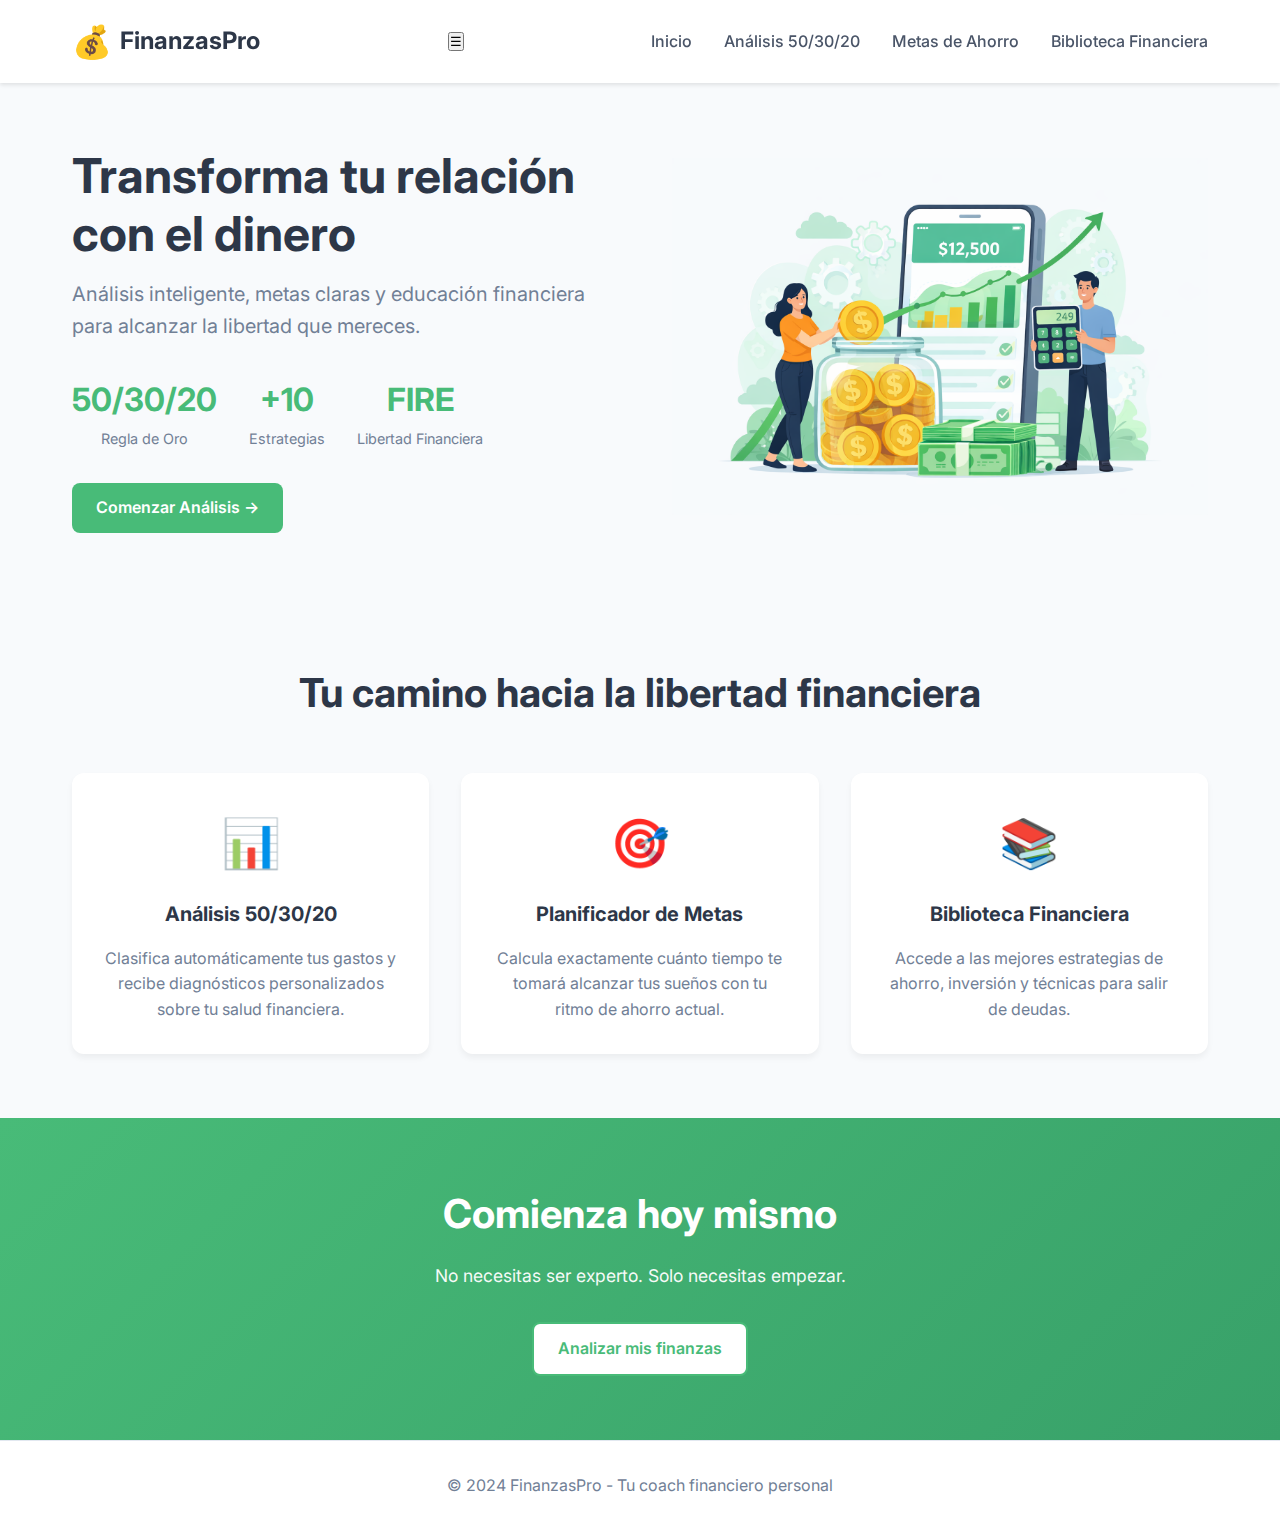
<file: index.html>
<!DOCTYPE html>
<html lang="es">
<head>
    <meta charset="UTF-8">
    <meta name="viewport" content="width=device-width, initial-scale=1.0">
    <title>FinanzasPro - Tu Coach Financiero Personal</title>
    <link rel="stylesheet" href="style.css">
    <link href="https://fonts.googleapis.com/css2?family=Inter:wght@400;500;600;700&display=swap" rel="stylesheet">
</head>
<body>
    <nav class="navbar">
        <div class="nav-container">
            <div class="logo">
                <span class="logo-icon">💰</span>
                <span class="logo-text">FinanzasPro</span>
            </div>
            <button class="menu-toggle" id="menuToggle" aria-label="Menú">☰</button>
            <ul class="nav-menu" id="navMenu">
                <li><a href="/">Inicio</a></li>
                <li><a href="/analisis">Análisis 50/30/20</a></li>
                <li><a href="/metas">Metas de Ahorro</a></li>
                <li><a href="/recomendaciones">Biblioteca Financiera</a></li>
            </ul>
        </div>
    </nav>

    <main>
        <section class="hero">
            <div class="hero-content">
                <h1>Transforma tu relación con el dinero</h1>
                <p class="hero-subtitle">Análisis inteligente, metas claras y educación financiera para alcanzar la libertad que mereces.</p>
                <div class="hero-stats">
                    <div class="stat-card">
                        <span class="stat-number">50/30/20</span>
                        <span class="stat-label">Regla de Oro</span>
                    </div>
                    <div class="stat-card">
                        <span class="stat-number">+10</span>
                        <span class="stat-label">Estrategias</span>
                    </div>
                    <div class="stat-card">
                        <span class="stat-number">FIRE</span>
                        <span class="stat-label">Libertad Financiera</span>
                    </div>
                </div>
                <a href="analisis.html" class="btn-primary">Comenzar Análisis →</a>
            </div>
            <div class="hero-image">
                <img src="static/dinero.png" alt="Financial Success Illustration">
            </div>
        </section>

        <section class="features">
            <h2>Tu camino hacia la libertad financiera</h2>
            <div class="features-grid">
                <div class="feature-card">
                    <div class="feature-icon">📊</div>
                    <h3>Análisis 50/30/20</h3>
                    <p>Clasifica automáticamente tus gastos y recibe diagnósticos personalizados sobre tu salud financiera.</p>
                </div>
                <div class="feature-card">
                    <div class="feature-icon">🎯</div>
                    <h3>Planificador de Metas</h3>
                    <p>Calcula exactamente cuánto tiempo te tomará alcanzar tus sueños con tu ritmo de ahorro actual.</p>
                </div>
                <div class="feature-card">
                    <div class="feature-icon">📚</div>
                    <h3>Biblioteca Financiera</h3>
                    <p>Accede a las mejores estrategias de ahorro, inversión y técnicas para salir de deudas.</p>
                </div>
            </div>
        </section>

        <section class="cta">
            <div class="cta-content">
                <h2>Comienza hoy mismo</h2>
                <p>No necesitas ser experto. Solo necesitas empezar.</p>
                <a href="analisis.html" class="btn-secondary">Analizar mis finanzas</a>
            </div>
        </section>
    </main>

    <footer>
        <p>© 2024 FinanzasPro - Tu coach financiero personal</p>
    </footer>

    <script src="script.js"></script>
</body>
</html>
</file>
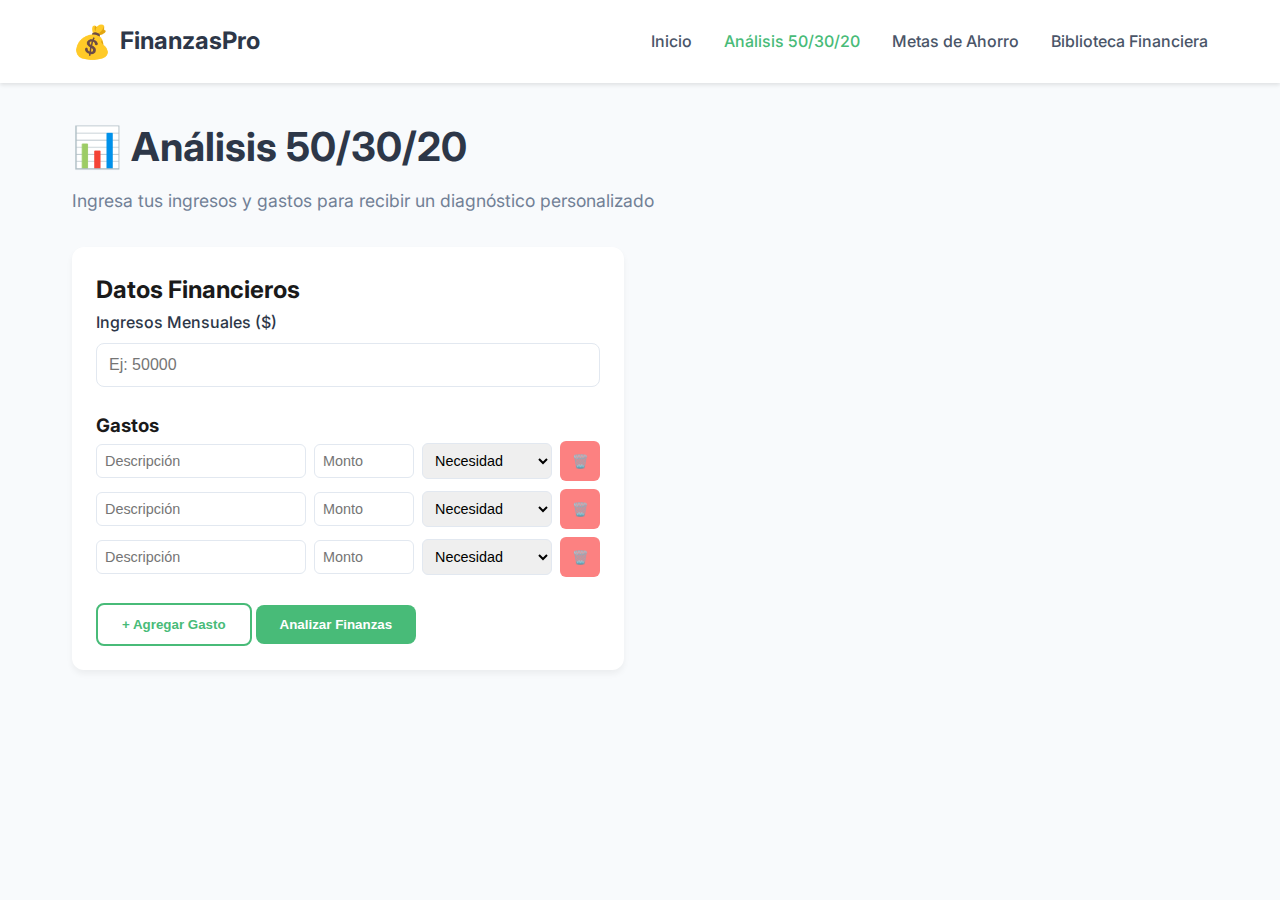
<file: analisis.html>
<!DOCTYPE html>
<html lang="es">
<head>
    <meta charset="UTF-8">
    <meta name="viewport" content="width=device-width, initial-scale=1.0">
    <title>Análisis 50/30/20 - FinanzasPro</title>
    <link rel="stylesheet" href="style.css">
    <link href="https://fonts.googleapis.com/css2?family=Inter:wght@400;500;600;700&display=swap" rel="stylesheet">
</head>
<body>
    <nav class="navbar">
        <div class="nav-container">
            <div class="logo">
                <span class="logo-icon">💰</span>
                <span class="logo-text">FinanzasPro</span>
            </div>
            <ul class="nav-menu">
                <li><a href="index.html">Inicio</a></li>
                <li><a href="analisis.html" class="active">Análisis 50/30/20</a></li>
                <li><a href="metas.html">Metas de Ahorro</a></li>
                <li><a href="recomendaciones.html">Biblioteca Financiera</a></li>
            </ul>
        </div>
    </nav>

    <main class="container">
        <h1 class="page-title">📊 Análisis 50/30/20</h1>
        <p class="page-subtitle">Ingresa tus ingresos y gastos para recibir un diagnóstico personalizado</p>

        <div class="analisis-grid">
            <div class="input-section card">
                <h2>Datos Financieros</h2>
                
                <div class="form-group">
                    <label for="ingresos">Ingresos Mensuales ($)</label>
                    <input type="number" id="ingresos" placeholder="Ej: 50000" min="0" step="1000">
                </div>

                <h3>Gastos</h3>
                <div id="gastos-container">
                    <!-- Los gastos se agregarán dinámicamente aquí -->
                </div>

                <button id="agregar-gasto" class="btn-secondary">+ Agregar Gasto</button>
                <button id="analizar-btn" class="btn-primary" style="margin-top: 20px;">Analizar Finanzas</button>
            </div>

            <div class="result-section card" id="resultados" style="display: none;">
                <h2>Resultados del Análisis</h2>
                
                <div class="resumen-ingresos">
                    <p>Ingresos Mensuales: <strong>$<span id="resumen-ingresos">0</span></strong></p>
                </div>

                <div class="grafica-barras">
                    <div class="barra-container">
                        <div class="barra-label">Necesidades</div>
                        <div class="barra-fondo">
                            <div id="barra-necesidades" class="barra-lleno" style="width: 0%"></div>
                        </div>
                        <div class="barra-porcentaje" id="porc-necesidades">0%</div>
                    </div>
                    <div class="barra-container">
                        <div class="barra-label">Deseos</div>
                        <div class="barra-fondo">
                            <div id="barra-deseos" class="barra-lleno" style="width: 0%"></div>
                        </div>
                        <div class="barra-porcentaje" id="porc-deseos">0%</div>
                    </div>
                    <div class="barra-container">
                        <div class="barra-label">Ahorro</div>
                        <div class="barra-fondo">
                            <div id="barra-ahorro" class="barra-lleno" style="width: 0%"></div>
                        </div>
                        <div class="barra-porcentaje" id="porc-ahorro">0%</div>
                    </div>
                </div>

                <div class="diagnosticos" id="diagnosticos-container">
                    <!-- Los diagnósticos se insertarán aquí -->
                </div>

                <div class="ahorro-disponible" id="ahorro-disponible-container">
                    <!-- Información de ahorro disponible -->
                </div>
            </div>
        </div>
    </main>

    <script>
        // Template para gastos
        let gastoCount = 0;

        document.getElementById('agregar-gasto').addEventListener('click', function() {
            const container = document.getElementById('gastos-container');
            const gastoDiv = document.createElement('div');
            gastoDiv.className = 'gasto-item';
            gastoDiv.innerHTML = `
                <input type="text" placeholder="Descripción" class="gasto-descripcion">
                <input type="number" placeholder="Monto" class="gasto-monto" min="0" step="100">
                <select class="gasto-categoria">
                    <option value="necesidad">Necesidad</option>
                    <option value="deseo">Deseo</option>
                    <option value="ahorro">Ahorro/Inversión</option>
                </select>
                <button class="btn-eliminar" onclick="this.parentElement.remove()">🗑️</button>
            `;
            container.appendChild(gastoDiv);
            gastoCount++;
        });

        // Agregar primer gasto por defecto
        window.onload = function() {
            document.getElementById('agregar-gasto').click();
            document.getElementById('agregar-gasto').click();
            document.getElementById('agregar-gasto').click();
        };

        document.getElementById('analizar-btn').addEventListener('click', function() {
            const ingresos = parseFloat(document.getElementById('ingresos').value) || 0;
            
            const gastos = [];
            document.querySelectorAll('.gasto-item').forEach(item => {
                const descripcion = item.querySelector('.gasto-descripcion').value;
                const monto = parseFloat(item.querySelector('.gasto-monto').value) || 0;
                const categoria = item.querySelector('.gasto-categoria').value;
                
                if (monto > 0) {
                    gastos.push({ descripcion, monto, categoria });
                }
            });

            if (ingresos <= 0) {
                alert('Por favor ingresa tus ingresos mensuales');
                return;
            }

            if (gastos.length === 0) {
                alert('Agrega al menos un gasto');
                return;
            }

            // Enviar al backend
            fetch('/api/analizar', {
                method: 'POST',
                headers: { 'Content-Type': 'application/json' },
                body: JSON.stringify({ ingresos, gastos })
            })
            .then(response => response.json())
            .then(data => {
                mostrarResultados(data);
            });
        });

        function mostrarResultados(data) {
            document.getElementById('resultados').style.display = 'block';
            
            // Actualizar resumen
            document.getElementById('resumen-ingresos').textContent = data.ingresos.toLocaleString('es-MX');
            
            // Actualizar barras
            document.getElementById('barra-necesidades').style.width = data.porcentajes.necesidades + '%';
            document.getElementById('porc-necesidades').textContent = data.porcentajes.necesidades + '%';
            
            document.getElementById('barra-deseos').style.width = data.porcentajes.deseos + '%';
            document.getElementById('porc-deseos').textContent = data.porcentajes.deseos + '%';
            
            document.getElementById('barra-ahorro').style.width = data.porcentajes.ahorro + '%';
            document.getElementById('porc-ahorro').textContent = data.porcentajes.ahorro + '%';
            
            // Mostrar diagnósticos
            const diagnosticosDiv = document.getElementById('diagnosticos-container');
            diagnosticosDiv.innerHTML = '<h3>Diagnóstico Personalizado</h3>';
            
            data.diagnosticos.forEach(diag => {
                const diagElement = document.createElement('div');
                diagElement.className = `diagnostico diagnostico-${diag.tipo}`;
                diagElement.innerHTML = `
                    <p class="diagnostico-mensaje">${diag.mensaje}</p>
                    <p class="diagnostico-consejo">💡 ${diag.consejo}</p>
                `;
                diagnosticosDiv.appendChild(diagElement);
            });
            
            // Mostrar ahorro disponible
            const ahorroDiv = document.getElementById('ahorro-disponible-container');
            ahorroDiv.innerHTML = `
                <h3>💰 Ahorro Disponible para Metas</h3>
                <p class="ahorro-monto">$${data.ahorro_disponible.toLocaleString('es-MX')} mensuales</p>
                <p class="ahorro-texto">Este es el dinero que podrías destinar a nuevas metas de ahorro según la regla 50/30/20.</p>
                <a href="/metas" class="btn-small">Planificar Meta →</a>
            `;
        }
    </script>
</body>
</html>
</file>
<file: style.css>
* {
    margin: 0;
    padding: 0;
    box-sizing: border-box;
}

body {
    font-family: 'Inter', sans-serif;
    line-height: 1.6;
    color: #1a1a1a;
    background-color: #f8fafc;
}

/* Navbar */
.navbar {
    background: white;
    box-shadow: 0 2px 4px rgba(0,0,0,0.1);
    position: sticky;
    top: 0;
    z-index: 1000;
}

.nav-container {
    max-width: 1200px;
    margin: 0 auto;
    padding: 1rem 2rem;
    display: flex;
    justify-content: space-between;
    align-items: center;
}

.logo {
    display: flex;
    align-items: center;
    gap: 0.5rem;
    font-size: 1.5rem;
    font-weight: 700;
}

.logo-icon {
    font-size: 2rem;
}

.logo-text {
    color: #2d3748;
}

.nav-menu {
    display: flex;
    list-style: none;
    gap: 2rem;
}

.nav-menu a {
    text-decoration: none;
    color: #4a5568;
    font-weight: 500;
    transition: color 0.3s;
}

.nav-menu a:hover,
.nav-menu a.active {
    color: #48bb78;
}

/* Main Content */
main {
    min-height: calc(100vh - 140px);
}

.container {
    max-width: 1200px;
    margin: 0 auto;
    padding: 2rem;
}

.page-title {
    font-size: 2.5rem;
    font-weight: 700;
    color: #2d3748;
    margin-bottom: 0.5rem;
}

.page-subtitle {
    font-size: 1.1rem;
    color: #718096;
    margin-bottom: 2rem;
}

/* Cards y Secciones */
.card {
    background: white;
    border-radius: 12px;
    padding: 1.5rem;
    box-shadow: 0 4px 6px rgba(0,0,0,0.05);
    transition: transform 0.3s, box-shadow 0.3s;
}

.card:hover {
    transform: translateY(-2px);
    box-shadow: 0 6px 12px rgba(0,0,0,0.1);
}

/* Hero Section */
.hero {
    max-width: 1200px;
    margin: 0 auto;
    padding: 4rem 2rem;
    display: grid;
    grid-template-columns: 1fr 1fr;
    gap: 4rem;
    align-items: center;
}

.hero-content h1 {
    font-size: 3rem;
    font-weight: 700;
    color: #2d3748;
    margin-bottom: 1rem;
    line-height: 1.2;
}

.hero-subtitle {
    font-size: 1.25rem;
    color: #718096;
    margin-bottom: 2rem;
}

.hero-stats {
    display: flex;
    gap: 2rem;
    margin-bottom: 2rem;
}

.stat-card {
    text-align: center;
}

.stat-number {
    display: block;
    font-size: 2rem;
    font-weight: 700;
    color: #48bb78;
}

.stat-label {
    font-size: 0.9rem;
    color: #718096;
}

.hero-image img {
    max-width: 100%;
    height: auto;
}

/* Features */
.features {
    max-width: 1200px;
    margin: 0 auto;
    padding: 4rem 2rem;
    text-align: center;
}

.features h2 {
    font-size: 2.5rem;
    color: #2d3748;
    margin-bottom: 3rem;
}

.features-grid {
    display: grid;
    grid-template-columns: repeat(3, 1fr);
    gap: 2rem;
}

.feature-card {
    padding: 2rem;
    background: white;
    border-radius: 12px;
    box-shadow: 0 4px 6px rgba(0,0,0,0.05);
}

.feature-icon {
    font-size: 3rem;
    margin-bottom: 1rem;
}

.feature-card h3 {
    font-size: 1.25rem;
    margin-bottom: 1rem;
    color: #2d3748;
}

.feature-card p {
    color: #718096;
}

/* CTA Section */
.cta {
    background: linear-gradient(135deg, #48bb78 0%, #38a169 100%);
    color: white;
    padding: 4rem 2rem;
    text-align: center;
}

.cta-content {
    max-width: 600px;
    margin: 0 auto;
}

.cta h2 {
    font-size: 2.5rem;
    margin-bottom: 1rem;
}

.cta p {
    font-size: 1.1rem;
    margin-bottom: 2rem;
    opacity: 0.95;
}

/* Botones */
.btn-primary {
    background: #48bb78;
    color: white;
    border: none;
    padding: 0.75rem 1.5rem;
    border-radius: 8px;
    font-weight: 600;
    cursor: pointer;
    transition: background 0.3s;
    text-decoration: none;
    display: inline-block;
}

.btn-primary:hover {
    background: #38a169;
}

.btn-secondary {
    background: white;
    color: #48bb78;
    border: 2px solid #48bb78;
    padding: 0.75rem 1.5rem;
    border-radius: 8px;
    font-weight: 600;
    cursor: pointer;
    transition: all 0.3s;
    text-decoration: none;
    display: inline-block;
}

.btn-secondary:hover {
    background: #48bb78;
    color: white;
}

.btn-small {
    background: #48bb78;
    color: white;
    border: none;
    padding: 0.5rem 1rem;
    border-radius: 6px;
    font-weight: 500;
    font-size: 0.9rem;
    cursor: pointer;
    text-decoration: none;
    display: inline-block;
    transition: background 0.3s;
}

.btn-small:hover {
    background: #38a169;
}

/* Análisis Grid */
.analisis-grid,
.metas-grid {
    display: grid;
    grid-template-columns: 1fr 1fr;
    gap: 2rem;
}

/* Formularios */
.form-group {
    margin-bottom: 1.5rem;
}

.form-group label {
    display: block;
    margin-bottom: 0.5rem;
    font-weight: 500;
    color: #2d3748;
}

.form-group input,
.form-group select {
    width: 100%;
    padding: 0.75rem;
    border: 1px solid #e2e8f0;
    border-radius: 8px;
    font-size: 1rem;
    transition: border-color 0.3s;
}

.form-group input:focus,
.form-group select:focus {
    outline: none;
    border-color: #48bb78;
}

.form-text {
    font-size: 0.85rem;
    color: #718096;
    margin-top: 0.25rem;
    display: block;
}

/* Gastos Items */
.gasto-item {
    display: grid;
    grid-template-columns: 1fr 100px 130px 40px;
    gap: 0.5rem;
    margin-bottom: 0.5rem;
    align-items: center;
}

.gasto-item input,
.gasto-item select {
    padding: 0.5rem;
    border: 1px solid #e2e8f0;
    border-radius: 6px;
    font-size: 0.9rem;
}

.btn-eliminar {
    background: #fc8181;
    color: white;
    border: none;
    padding: 0.5rem;
    border-radius: 6px;
    cursor: pointer;
    transition: background 0.3s;
    width: 40px;
    height: 40px;
}

.btn-eliminar:hover {
    background: #f56565;
}

/* Gráfica de Barras */
.grafica-barras {
    margin: 2rem 0;
}

.barra-container {
    display: flex;
    align-items: center;
    gap: 1rem;
    margin-bottom: 1rem;
}

.barra-label {
    width: 100px;
    font-weight: 500;
}

.barra-fondo {
    flex: 1;
    height: 30px;
    background: #e2e8f0;
    border-radius: 15px;
    overflow: hidden;
}

.barra-lleno {
    height: 100%;
    transition: width 0.5s ease;
}

.barra-lleno.necesidades {
    background: #4299e1;
}

.barra-lleno.deseos {
    background: #ed8936;
}

.barra-lleno.ahorro {
    background: #48bb78;
}

.barra-porcentaje {
    width: 60px;
    font-weight: 600;
}

/* Diagnósticos */
.diagnosticos {
    margin: 2rem 0;
}

.diagnostico {
    padding: 1rem;
    border-radius: 8px;
    margin-bottom: 1rem;
}

.diagnostico-exito {
    background: #f0fff4;
    border-left: 4px solid #48bb78;
}

.diagnostico-advertencia {
    background: #fffaf0;
    border-left: 4px solid #ed8936;
}

.diagnostico-peligro {
    background: #fff5f5;
    border-left: 4px solid #fc8181;
}

.diagnostico-mensaje {
    font-weight: 600;
    margin-bottom: 0.25rem;
}

.diagnostico-consejo {
    color: #718096;
    font-size: 0.95rem;
}

/* Ahorro Disponible */
.ahorro-disponible {
    margin-top: 2rem;
    padding: 1.5rem;
    background: linear-gradient(135deg, #48bb78 0%, #38a169 100%);
    color: white;
    border-radius: 8px;
}

.ahorro-monto {
    font-size: 2rem;
    font-weight: 700;
    margin: 0.5rem 0;
}

/* Proyección */
.proyeccion-card {
    background: #f7fafc;
    padding: 1rem;
    border-radius: 8px;
    margin-bottom: 1rem;
}

.proyeccion-label {
    color: #718096;
    margin-bottom: 0.25rem;
}

.proyeccion-valor {
    font-size: 1.5rem;
    font-weight: 700;
    color: #2d3748;
}

.proyeccion-detalle {
    color: #718096;
    font-size: 0.9rem;
}

.motivacion {
    margin-top: 2rem;
    padding: 1.5rem;
    background: #f7fafc;
    border-radius: 8px;
}

.motivacion ul {
    margin-top: 1rem;
    padding-left: 1.5rem;
}

.motivacion li {
    margin-bottom: 0.5rem;
    color: #4a5568;
}

/* Recomendaciones */
.recomendaciones-section {
    margin-bottom: 3rem;
}

.section-title {
    font-size: 1.75rem;
    color: #2d3748;
    margin-bottom: 1.5rem;
    padding-bottom: 0.5rem;
    border-bottom: 2px solid #48bb78;
}

.cards-grid {
    display: grid;
    grid-template-columns: repeat(auto-fit, minmax(300px, 1fr));
    gap: 1.5rem;
}

.recomendacion-card {
    background: white;
    padding: 1.5rem;
    border-radius: 12px;
    box-shadow: 0 2px 4px rgba(0,0,0,0.05);
    transition: transform 0.3s, box-shadow 0.3s;
}

.recomendacion-card:hover {
    transform: translateY(-4px);
    box-shadow: 0 8px 16px rgba(0,0,0,0.1);
}

.recomendacion-card.featured {
    border: 2px solid #48bb78;
    background: linear-gradient(to bottom, white, #f0fff4);
}

.recomendacion-card h3 {
    font-size: 1.25rem;
    color: #2d3748;
    margin-bottom: 1rem;
}

.card-descripcion {
    color: #4a5568;
    margin-bottom: 1rem;
}

.card-beneficio {
    background: #f7fafc;
    padding: 0.75rem;
    border-radius: 6px;
    font-size: 0.9rem;
    color: #48bb78;
}

.card-ejemplo,
.card-dato {
    margin-top: 1rem;
    padding: 0.75rem;
    background: #ebf8ff;
    border-radius: 6px;
    font-size: 0.9rem;
}

/* Tips Grid */
.tips-grid {
    display: grid;
    grid-template-columns: repeat(auto-fit, minmax(250px, 1fr));
    gap: 1rem;
}

.tip-card {
    background: white;
    padding: 1.25rem;
    border-radius: 8px;
    box-shadow: 0 2px 4px rgba(0,0,0,0.05);
}

.tip-categoria {
    display: inline-block;
    padding: 0.25rem 0.5rem;
    background: #48bb78;
    color: white;
    border-radius: 4px;
    font-size: 0.75rem;
    font-weight: 600;
    margin-bottom: 0.75rem;
}

.tip-consejo {
    color: #2d3748;
    font-weight: 500;
}

/* Calculadora */
.calculadora-section {
    margin-top: 3rem;
}

.calculadora-card {
    background: white;
    padding: 2rem;
    border-radius: 12px;
    box-shadow: 0 4px 6px rgba(0,0,0,0.05);
}

.calculadora-descripcion {
    color: #718096;
    margin-bottom: 2rem;
}

.calculadora-inputs {
    display: grid;
    grid-template-columns: repeat(auto-fit, minmax(200px, 1fr));
    gap: 1rem;
    margin-bottom: 2rem;
}

.resultado-interes {
    background: #f7fafc;
    padding: 1.5rem;
    border-radius: 8px;
}

.resultado-item {
    display: flex;
    justify-content: space-between;
    align-items: center;
    padding: 0.75rem 0;
    border-bottom: 1px solid #e2e8f0;
}

.resultado-item:last-child {
    border-bottom: none;
}

.valor-principal {
    font-size: 1.5rem;
    font-weight: 700;
    color: #48bb78;
}

.valor-ganancia {
    font-size: 1.25rem;
    font-weight: 600;
    color: #4299e1;
}

/* Footer */
footer {
    background: white;
    padding: 2rem;
    text-align: center;
    color: #718096;
    border-top: 1px solid #e2e8f0;
}

/* Responsive */
@media (max-width: 768px) {
    .hero {
        grid-template-columns: 1fr;
        text-align: center;
    }
    
    .hero-stats {
        justify-content: center;
    }
    
    .features-grid,
    .analisis-grid,
    .metas-grid {
        grid-template-columns: 1fr;
    }
    
    .nav-menu {
        display: none;
    }
    
    .gasto-item {
        grid-template-columns: 1fr;
        gap: 0.5rem;
    }
    
    .btn-eliminar {
        width: 100%;
    }
}
/* Notificaciones */
.notificacion {
    position: fixed;
    top: 20px;
    right: 20px;
    padding: 1rem 1.5rem;
    background: white;
    border-radius: 8px;
    box-shadow: 0 4px 12px rgba(0,0,0,0.15);
    transform: translateX(400px);
    transition: transform 0.3s ease;
    z-index: 9999;
    max-width: 350px;
    border-left: 4px solid;
}

.notificacion.mostrar {
    transform: translateX(0);
}

.notificacion-info {
    border-left-color: #4299e1;
}

.notificacion-exito {
    border-left-color: #48bb78;
}

.notificacion-advertencia {
    border-left-color: #ed8936;
}

.notificacion-error {
    border-left-color: #fc8181;
}

/* Tooltips */
.tooltip {
    position: fixed;
    background: #2d3748;
    color: white;
    padding: 0.5rem 1rem;
    border-radius: 6px;
    font-size: 0.85rem;
    z-index: 10000;
    pointer-events: none;
    white-space: nowrap;
}

.tooltip::after {
    content: '';
    position: absolute;
    bottom: -5px;
    left: 50%;
    transform: translateX(-50%);
    border-width: 5px 5px 0;
    border-style: solid;
    border-color: #2d3748 transparent transparent;
}

/* Estadísticas */
.stats-grid {
    display: grid;
    grid-template-columns: repeat(auto-fit, minmax(150px, 1fr));
    gap: 1rem;
    margin: 1rem 0;
}

.stat-item {
    text-align: center;
    padding: 1rem;
    background: #f7fafc;
    border-radius: 8px;
}

.stat-valor {
    display: block;
    font-size: 1.5rem;
    font-weight: 700;
    color: #2d3748;
}

.stat-etiqueta {
    font-size: 0.85rem;
    color: #718096;
}

.stat-item.positivo .stat-valor {
    color: #48bb78;
}

.stat-item.negativo .stat-valor {
    color: #fc8181;
}

/* Barra de progreso */
.progreso-barra {
    height: 20px;
    background: #e2e8f0;
    border-radius: 10px;
    overflow: hidden;
    margin: 0.5rem 0;
}

.progreso-lleno {
    height: 100%;
    background: linear-gradient(90deg, #48bb78, #4299e1);
    transition: width 0.5s ease;
}

/* Campos con error */
input.error {
    border-color: #fc8181 !important;
    animation: shake 0.3s ease;
}

@keyframes shake {
    0%, 100% { transform: translateX(0); }
    25% { transform: translateX(-5px); }
    75% { transform: translateX(5px); }
}

/* Fade in animation */
.fade-in {
    opacity: 0;
    transform: translateY(20px);
    transition: opacity 0.5s ease, transform 0.5s ease;
}

.fade-in.visible {
    opacity: 1;
    transform: translateY(0);
}

/* Loading spinner */
.btn-primary:disabled {
    opacity: 0.7;
    cursor: not-allowed;
    position: relative;
    padding-left: 2.5rem;
}

.btn-primary:disabled::before {
    content: '';
    position: absolute;
    left: 0.75rem;
    top: 50%;
    transform: translateY(-50%);
    width: 1rem;
    height: 1rem;
    border: 2px solid transparent;
    border-top-color: white;
    border-radius: 50%;
    animation: spin 0.8s linear infinite;
}

@keyframes spin {
    to { transform: translateY(-50%) rotate(360deg); }
}
</file>
